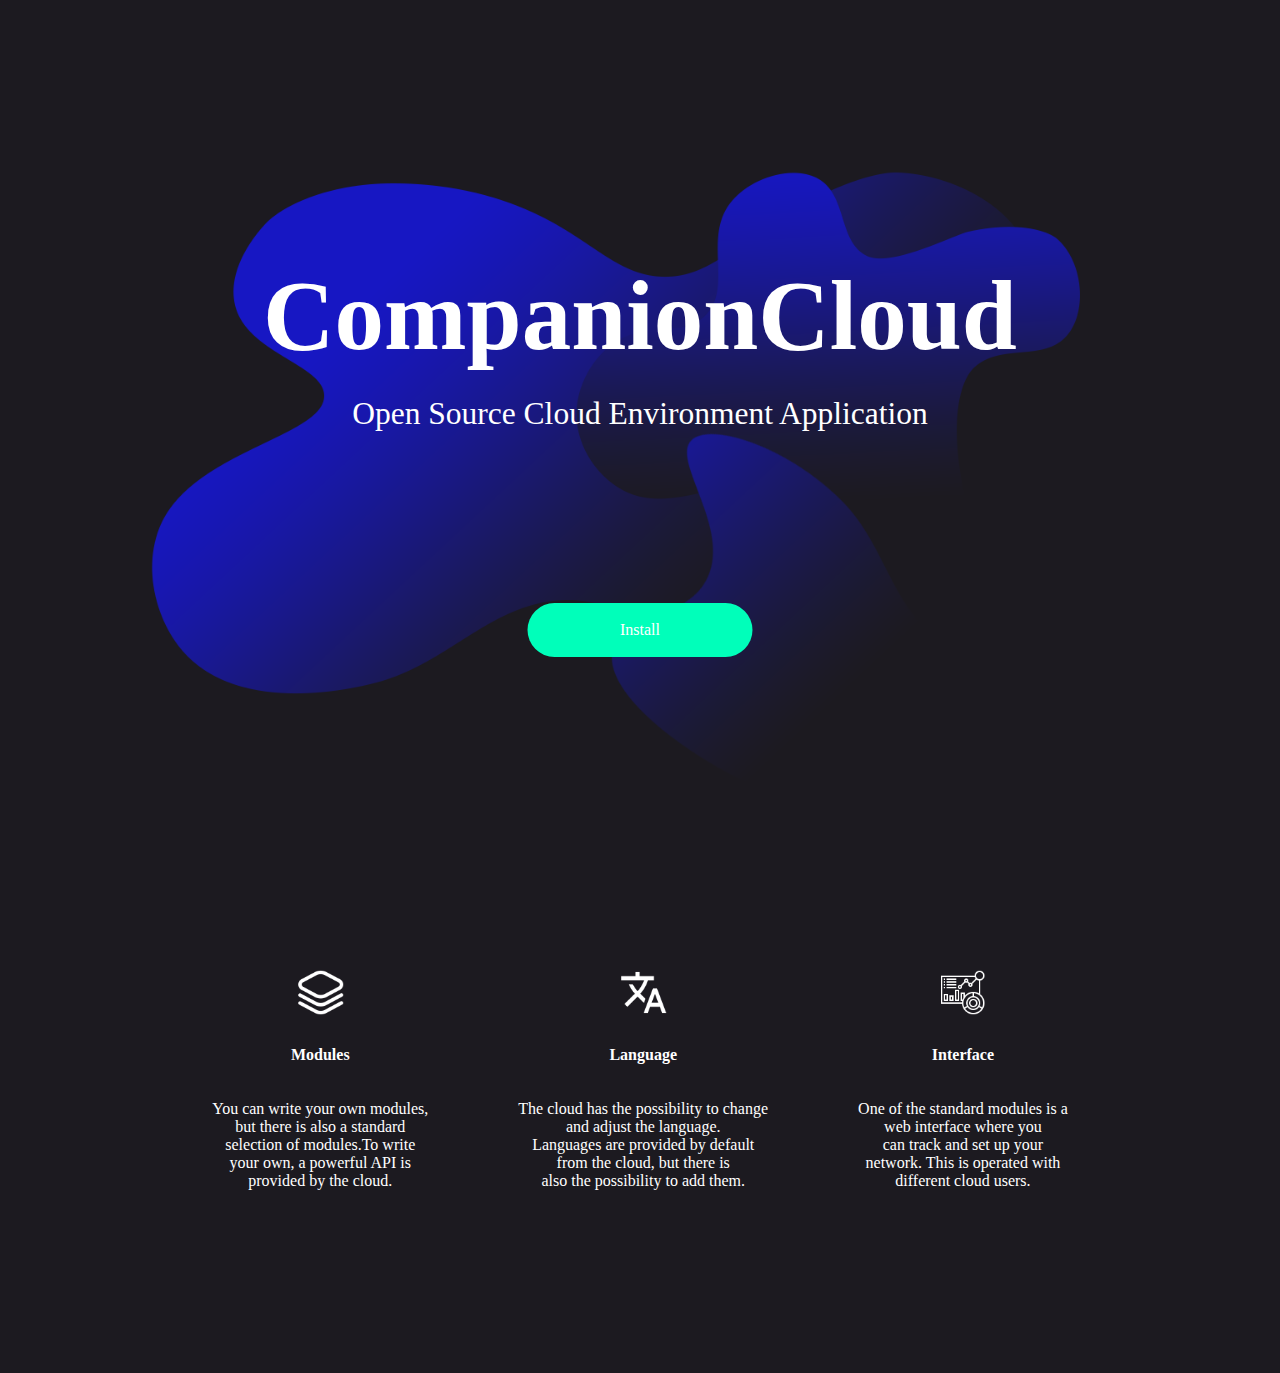
<file: index.html>
<!DOCTYPE html>
<html lang="en">
<head>
    <meta charset="UTF-8">
    <title>TheCompanionCloud</title>
    <link rel="stylesheet" href="style.css">
    <link rel = "icon" href ="images/logo.png" type = "image/x-icon">
</head>
<body>

    <div class="container">
        <h1 class="head0">CompanionCloud</h1>
        <h5 class="head1">Open Source Cloud Environment Application </h5>
        <div class="install-fast" id="install-fast"><a id="install-fast-text">Install</a></div>
        <div id="content">
            <div class="content-cart" id="content-0">
                <img src="images/icons/modules.png" class="content-img">
                <h4 class="content-header">Modules</h4>
                <a class="content-text">
                    You can write your own modules,<br>
                    but there is also a standard<br>
                    selection of modules.To write<br>
                    your own, a powerful API is<br>
                    provided by the cloud.<br>
                </a>
            </div>
            <div class="content-cart">
                <img src="images/icons/language.png" class="content-img">
                <h4 class="content-header">Language</h4>
                <a class="content-text">
                    The cloud has the possibility to change<br>
                    and adjust the language.<br>
                    Languages are provided by default<br>
                    from the cloud, but there is<br>
                    also the possibility to add them.<br>
                </a>
            </div>
            <div class="content-cart" id="content-2">
                <img src="images/icons/interface.png" class="content-img">
                <h4 class="content-header">Interface</h4>
                <a class="content-text">
                    One of the standard modules is a<br>
                    web interface where you<br>
                    can track and set up your<br>
                    network. This is operated with<br>
                    different cloud users.<br>
                </a>
            </div>
        </div>
        <div id="impress"></div>
    </div>

    <script src="application.js"></script>

</body>
</html>
</file>
<file: style.css>
* {
    margin: 0;
    padding: 0;
    box-sizing: border-box;
}

body {
    background-color: #1C1A20;
}

.container {
    position: relative;
    width: 100vw;
    height: 100vh;
    background-image: url("images/abstract.png");
    background-position: center;
    background-size: cover;
    background-repeat: no-repeat;
}

.head0 {
    position: absolute;
    font-family: "Segoe UI", serif;
    color: white;
    left: 50%;
    transform: translate(-50%, -50%);
    top: 35%;
    font-size: 11vmin;
}

.head1 {
    position: absolute;
    font-family: "Segoe UI", serif;
    font-style: normal;
    color: white;
    font-size: 3.5vmin;
    left: 50%;
    top: 46%;
    transform: translate(-50%, -50%);
    font-weight: normal;
}

.install-fast:hover {
    zoom: 110%;
}

.install-fast {
    cursor: pointer;
    position: absolute;
    background-color: #00ffba;
    height: 6vmin;
    width: 25vmin;
    border-radius: 46px;
    left: 50%;
    top: 70%;
    transform: translate(-50%, -50%);
    transition: 1s;
}

#social-links {
    background-color: white;
    position: absolute;
    left: 50%;
    height: 50vmin;
    width: 100%;
    top: 250%;
    transform: translate(-50%, -50%);
}

#install-fast-text {
    cursor: pointer;
    position: absolute;
    left: 50%;
    top: 50%;
    transform: translate(-50%, -50%);
    font-weight: normal;
    font-family: "Segoe UI", serif;
    color: white;
}

#impress {
    background-color: #1C1A20;
    position: absolute;
    left: 50%;
    height: 5vmin;
    width: 80vmin;
    top: 150%;
    transform: translate(-50%, -50%);
}

#abstract-color-pink-0 {
    width: 80vmin;
    position: absolute;
    left: 0;
    top: 180%;
    z-index: 20;
    transform: translate(-50%, -50%);
}

#abstract-color-pink-1 {
    width: 80vmin;
    position: absolute;
    right: -19%;
    top: 230%;
    z-index: 20;
    transform: translate(-50%, -50%);
    overflow: hidden;
}

#content {
    position: absolute;
    display: flex;
    left: 50%;
    top: 120%;
    font-family: "Segoe UI", serif;
    color: white;
    transform: translate(-50%, -50%);
}

.content-img:hover {
    transform: scale(1.5);
}

#content-0 {
    padding-right: 10vmin;
}

#content-2 {
    padding-left: 10vmin;
}

.content-cart {
    text-align: center;
    white-space: nowrap;
}

.content-text {
    width: 10vmin;
}

.content-header {
    padding-bottom: 4vmin;
}

.content-img {
    -webkit-filter: invert(100%);
    padding-bottom: 3vmin;
    filter: invert(100%);
    width: 5vmin;
    transition: 500ms;
}

::-webkit-scrollbar {
    width: 0;
}

::-webkit-scrollbar-track {
    background: #f1f1f1;
}

::-webkit-scrollbar-thumb {
    background: #888;
}

::-webkit-scrollbar-thumb:hover {
    background: #555;
}
</file>
